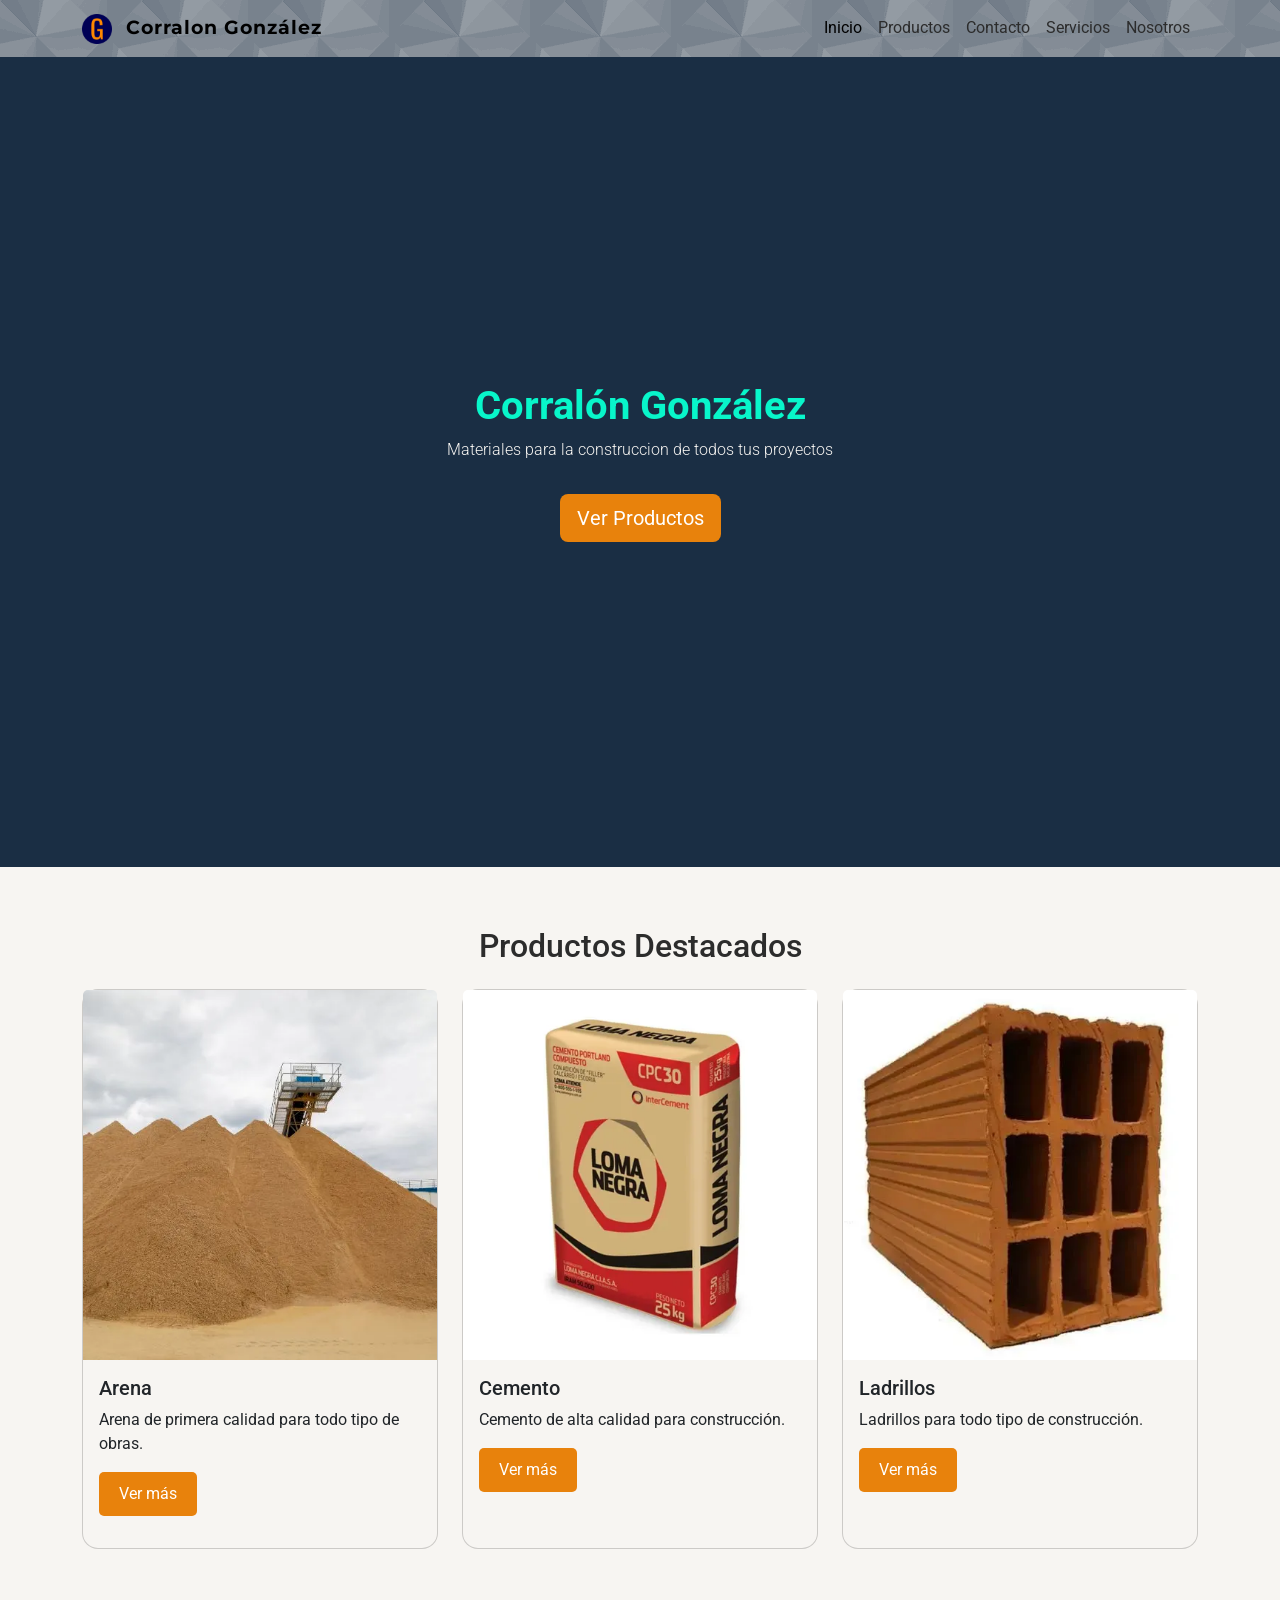
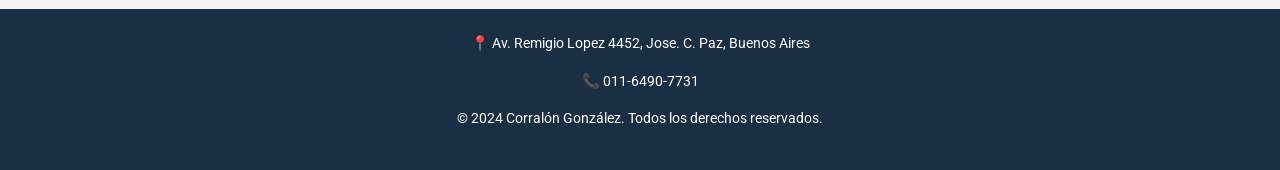
<file: index.html>
<!DOCTYPE html>
<html lang="es">

<head>
    <meta charset="UTF-8">
    <meta name="viewport" content="width=device-width, initial-scale=1.0">
    <meta name="description"
        content="Corralón González - Materiales de construcción en José C. Paz. Arena, cemento, ladrillos y más.">
    <meta name="keywords" content="corralon, materiales construccion, jose c paz, arena, cemento, ladrillos">
    <meta name="author" content="Corralón González">
    <meta name="theme-color" content="#1a2e44">

    <meta property="og:title" content="Corralón González">
    <meta property="og:description" content="Materiales de construcción en José C. Paz">
    <meta property="og:type" content="website">
    <meta property="og:image" content="./assets/imagenes/local.webp">
    <meta property="og:url" content="https://corralongonzalez.netlify.app">
    <link href="https://cdn.jsdelivr.net/npm/bootstrap@5.3.3/dist/css/bootstrap.min.css" rel="stylesheet">
    <link rel="stylesheet" href="./css/styles.css">
    <link href="https://fonts.googleapis.com/css2?family=Roboto:wght@400;600;700&display=swap" rel="stylesheet">
    <link href="https://fonts.googleapis.com/css2?family=Montserrat:wght@700;800&family=Roboto:wght@400;600;700&display=swap" rel="stylesheet">
    <link rel="stylesheet" href="https://unpkg.com/aos@2.3.1/dist/aos.css" />
    <link rel="apple-touch-icon" sizes="180x180" href="./assets/iconos/apple-touch-icon.png">
    <link rel="icon" type="image/png" sizes="32x32" href="./assets/iconos/favicon-32x32.png">
    <link rel="icon" type="image/png" sizes="16x16" href="./assets/iconos/favicon-16x16.png">
    <link rel="manifest" href="./assets/iconos/site.webmanifest">
    <title>Corralón González</title>
</head>

<body>
    <nav class="navbar navbar-expand-lg" aria-label="Navegacion Principal">
        <div class="container">
            <a class="navbar-brand fw-bold" href="index.html">
                <img src="./assets/iconos/apple-touch-icon.png" alt="Logo Corralón González" width="30" height="30" class="me-2">
                Corralon González</a>
            <button class="navbar-toggler" type="button" data-bs-toggle="collapse" data-bs-target="#navbarNav"
                aria-controls="navbarNav" aria-expanded="false" aria-label="Desplegar menú de navegación">
                <span class="navbar-toggler-icon"></span>
            </button>
            <div class="collapse navbar-collapse" id="navbarNav">
                <ul class="navbar-nav ms-auto">
                    <li class="nav-item"><a class="nav-link active" href="./index.html" aria-current="page">Inicio</a>
                    </li>
                    <li class="nav-item"><a class="nav-link" href="./pages/Productos.html">Productos</a></li>
                    <li class="nav-item"><a class="nav-link" href="./pages/contacto.html">Contacto</a></li>
                    <li class="nav-item"><a class="nav-link" href="./pages/Servicios.html">Servicios</a></li>
                    <li class="nav-item"><a class="nav-link" href="./pages/nosotros.html">Nosotros</a></li>
                </ul>
            </div>
        </div>
    </nav>
    <section class="hero">
        <div class="container text-center">
            <h1 class="display-4 fw-bold">Corralón González</h1>
            <p class="lead">Materiales para la construccion de todos tus proyectos</p>
            <a href="./pages/productos.html" class="btn btn-lg mt-3">Ver Productos</a>
        </div>
    </section>

    <section class="productos-destacados" aria-labelledby="titulo-destacados">
        <div class="container">
            <h2 id="titulo-destacados" class="text-center mb-4">Productos Destacados</h2>
            <div class="row g-4">

                <div class="col-md-4" data-aos="fade-up" data-aos-delay="0">
                    <div class="card h-100">
                        <img src="./assets/imagenes/arena.webp" class="card-img-top" alt="Arena fina a granel">
                        <div class="card-body">
                            <h5 class="card-title">Arena</h5>
                            <p class="card-text">Arena de primera calidad para todo tipo de obras.</p>
                            <a href="./pages/productos.html" class="btn btn-primary"
                                aria-label="Ver más informacion sobre Arena">Ver más</a>
                        </div>
                    </div>
                </div>

                <div class="col-md-4" data-aos="fade-up" data-aos-delay="200">
                    <div class="card h-100">
                        <img src="./assets/imagenes/cememtoLoma.webp" class="card-img-top"
                            alt=" Bolsa de Cemento Loma Negra de 25kg">
                        <div class="card-body">
                            <h5 class="card-title">Cemento</h5>
                            <p class="card-text">Cemento de alta calidad para construcción.</p>
                            <a href="./pages/productos.html" class="btn btn-primary"
                                aria-label="Ver más informacion sobre Cemento">Ver más</a>
                        </div>
                    </div>
                </div>

                <div class="col-md-4" data-aos="fade-up" data-aos-delay="400">
                    <div class="card h-100">
                        <img src="./assets/imagenes/hueco12-9.webp" class="card-img-top"
                            alt="Ladrillos para todo tipo para obras">
                        <div class="card-body">
                            <h5 class="card-title">Ladrillos</h5>
                            <p class="card-text">Ladrillos para todo tipo de construcción.</p>
                            <a href="./pages/productos.html" class="btn btn-primary"
                                aria-label="Ver más informacion sobre Ladrillos">Ver más</a>
                        </div>
                    </div>
                </div>

            </div>
        </div>
    </section>

    <footer class="footer py-4" role="contentinfo">
        <div class="container text-center">
            <p>
                <span class="visually-hidden">Direccion: Av. Remigio Lopez 4452, Jose C. Paz, Buenos Aires</span>
                <span aria-hidden="true">📍 Av. Remigio Lopez 4452, Jose. C. Paz, Buenos Aires</span>
            </p>
            <p>
                <span class="visually-hidden">Teléfono de contacto: 011-6490-7731</span>
                <span aria-hidden="true">📞 011-6490-7731</span>
            </p>
            <p>© 2024 Corralón González. Todos los derechos reservados.</p>
        </div>
    </footer>

    <script src="https://cdn.jsdelivr.net/npm/bootstrap@5.3.3/dist/js/bootstrap.bundle.min.js"></script>

    <script src="https://unpkg.com/aos@2.3.1/dist/aos.js"></script>
    <script>
        AOS.init({
            duration: 800,
            once: true
        });
    </script>
</body>

</html>
</file>
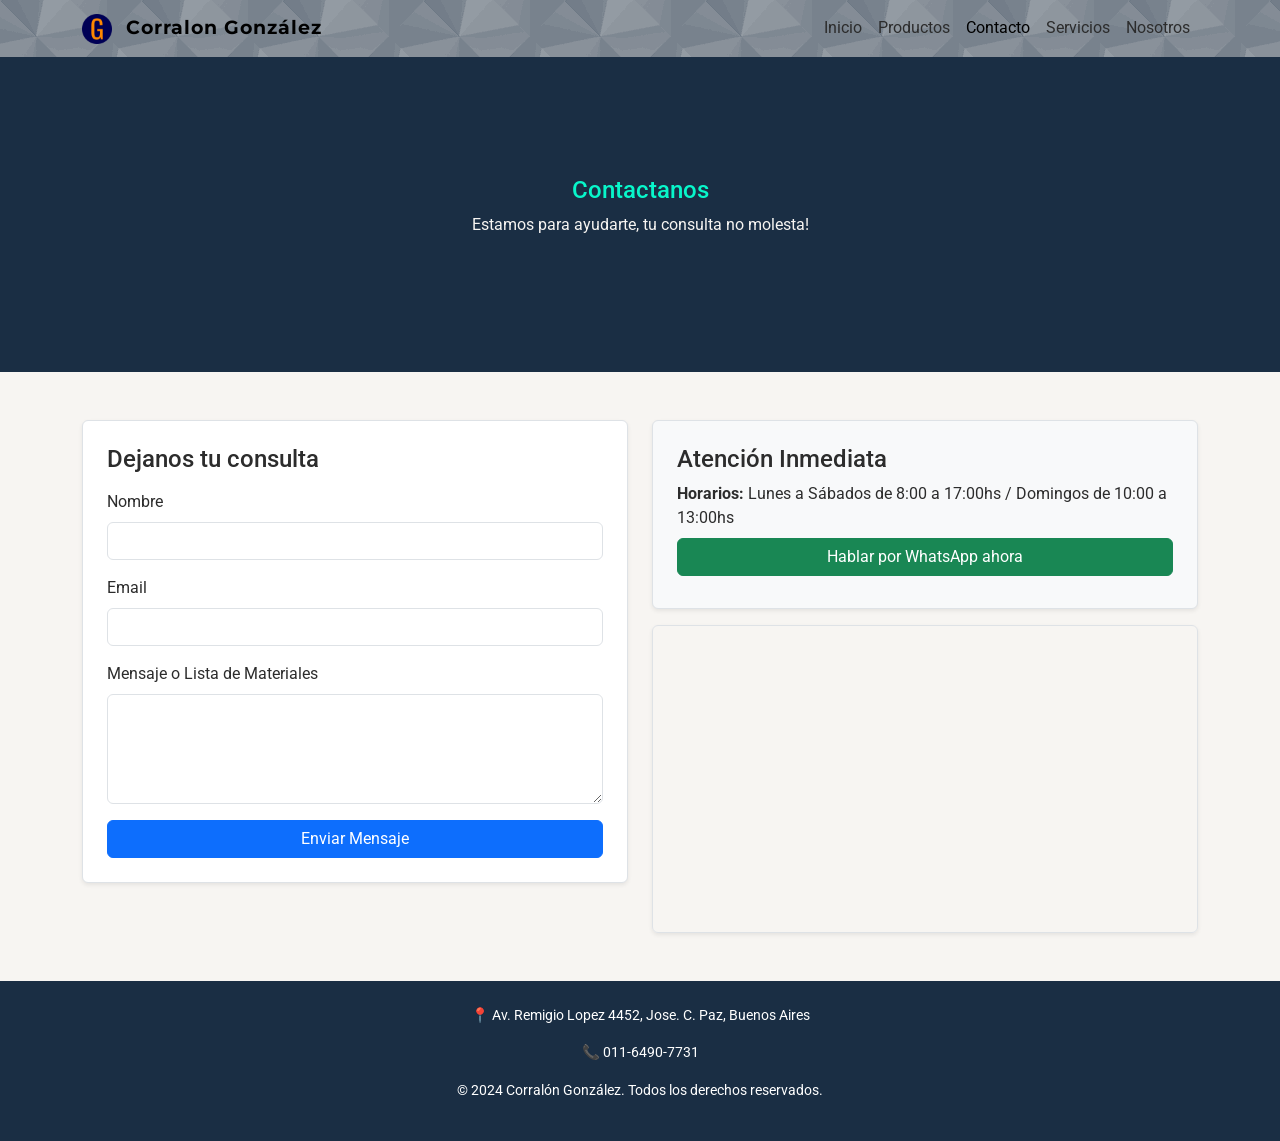
<file: pages/contacto.html>
<!DOCTYPE html>
<html lang="es">

<head>
    <meta charset="UTF-8">
    <meta name="viewport" content="width=device-width, initial-scale=1.0">

    <meta name="keywords" content="corralon, materiales construccion, jose c paz, arena, cemento, ladrillos">
    <meta name="author" content="Corralón González">

    <meta name="description" content="Contacta con Corralon Gonzalez - Envianos tu consulta via WhatsApp.">
    <meta property="og:title" content="Corralón González - Contacto">
    <meta property="og:description" content="Contactanos por WhatsApp o formulario web.">

    <link href="https://cdn.jsdelivr.net/npm/bootstrap@5.3.3/dist/css/bootstrap.min.css" rel="stylesheet">
    <link rel="stylesheet" href="../css/styles.css">
    <link href="https://fonts.googleapis.com/css2?family=Roboto:wght@400;600;700&display=swap" rel="stylesheet">
    <link href="https://fonts.googleapis.com/css2?family=Montserrat:wght@700;800&family=Roboto:wght@400;600;700&display=swap" rel="stylesheet">
    <link rel="apple-touch-icon" sizes="180x180" href="../assets/iconos/apple-touch-icon.png">
    <link rel="icon" type="image/png" sizes="32x32" href="../assets/iconos/favicon-32x32.png">
    <link rel="icon" type="image/png" sizes="16x16" href="../assets/iconos/favicon-16x16.png">
    <link rel="manifest" href="./assets/iconos/site.webmanifest">
    <title>Corralón González - Contacto</title>
</head>

<body>
    <nav class="navbar navbar-expand-lg" aria-label="Navegacion Principal">
        <div class="container">
            <a class="navbar-brand fw-bold" href="../index.html">
                <img src="../assets/iconos/apple-touch-icon.png" alt="Logo Corralón González" width="30" height="30" class="me-2">
                Corralon González</a>
            <button class="navbar-toggler" type="button" data-bs-toggle="collapse" data-bs-target="#navbarNav"
                aria-controls="navbarNav" aria-expanded="false" aria-label="Desplegar menú de navegación">
                <span class="navbar-toggler-icon"></span>
            </button>
            <div class="collapse navbar-collapse" id="navbarNav">
                <ul class="navbar-nav ms-auto">
                    <li class="nav-item"><a class="nav-link" href="../index.html">Inicio</a></li>
                    <li class="nav-item"><a class="nav-link" href="./Productos.html">Productos</a></li>
                    <li class="nav-item"><a class="nav-link active" href="./contacto.html"
                            aria-current="page">Contacto</a></li>
                    <li class="nav-item"><a class="nav-link" href="./Servicios.html">Servicios</a></li>
                    <li class="nav-item"><a class="nav-link" href="./nosotros.html">Nosotros</a></li>
                </ul>
            </div>
        </div>
    </nav>

    <section class="hero-pages">
        <div class="container text-center">
            <h1>Contactanos</h1>
            <p>Estamos para ayudarte, tu consulta no molesta!</p>
        </div>
    </section>

    <main>
        <section class="container my-5">

            <div class="row g-4">
                <div class="col-md-6">
                    <div class="p-4 border rounded shadow-sm bg-white">
                        <h4 class="mb-3">Dejanos tu consulta</h4>
                        <form action="https://formsubmit.co/eliasgonzalez3010@gmail.com" method="POST">
                            <div class="mb-3">
                                <label class="form-label" for="nombre">Nombre</label>
                                <input type="text" id="nombre" autocomplete="name" pattern="[A-Za-záéíóúÁÉÍÓÚñÑ\s]+"
                                    class="form-control" required>
                            </div>
                            <div class="mb-3">
                                <label class="form-label" for="email">Email</label>
                                <input type="email" id="email" autocomplete="email" class="form-control" required>
                            </div>
                            <div class="mb-3">
                                <label class="form-label" for="mensaje">Mensaje o Lista de Materiales</label>
                                <textarea id="mensaje" minlength="10" class="form-control" rows="4" required></textarea>
                            </div>

                            <input type="hidden" name="_captcha" value="false">

                            <input type="hidden" name="_subject" value="¡Nueva consulta desde la Web del Corralón!">
                            <button type="submit" class="btn btn-primary w-100">Enviar Mensaje</button>
                        </form>
                    </div>
                </div>

                <div class="col-md-6 d-flex flex-column justify-content-between">
                    <div class="p-4 border rounded shadow-sm bg-light mb-3">
                        <h4>Atención Inmediata</h4>
                        <p class="mb-2"><strong>Horarios:</strong> Lunes a Sábados de 8:00 a 17:00hs / Domingos de 10:00
                            a
                            13:00hs</p>
                        <a href="https://wa.me/541164907731" class="btn btn-success w-100 mb-2" target="_blank"
                            aria-label="Hablar por WhatsApp ahora">
                            Hablar por WhatsApp ahora
                        </a>
                    </div>

                    <div class="ratio ratio-16x9 border rounded shadow-sm overflow-hidden">
                        <iframe src="https://www.google.com/maps/embed?..." title="Ubicacion de Corralón Gonzalez"
                            allowfullscreen="" loading="lazy"></iframe>
                    </div>
                </div>
            </div>
        </section>
    </main>

    <footer class="footer py-4" role="contentinfo">
        <div class="container text-center">
            <p>
                <span class="visually-hidden">Dirección: Av. Remigio Lopez 4452, Jose C. Paz, Buenos Aires</span>
                <span aria-hidden="true">📍 Av. Remigio Lopez 4452, Jose. C. Paz, Buenos Aires</span>
            </p>
            <p>
                <span class="visually-hidden">Teléfono de contacto: 011-6490-7731</span>
                <span aria-hidden="true">📞 011-6490-7731</span>
            </p>
            <p>© 2024 Corralón González. Todos los derechos reservados.</p>
        </div>
    </footer>

    <script src="https://cdn.jsdelivr.net/npm/bootstrap@5.3.3/dist/js/bootstrap.bundle.min.js"></script>
</body>

</html>
</file>
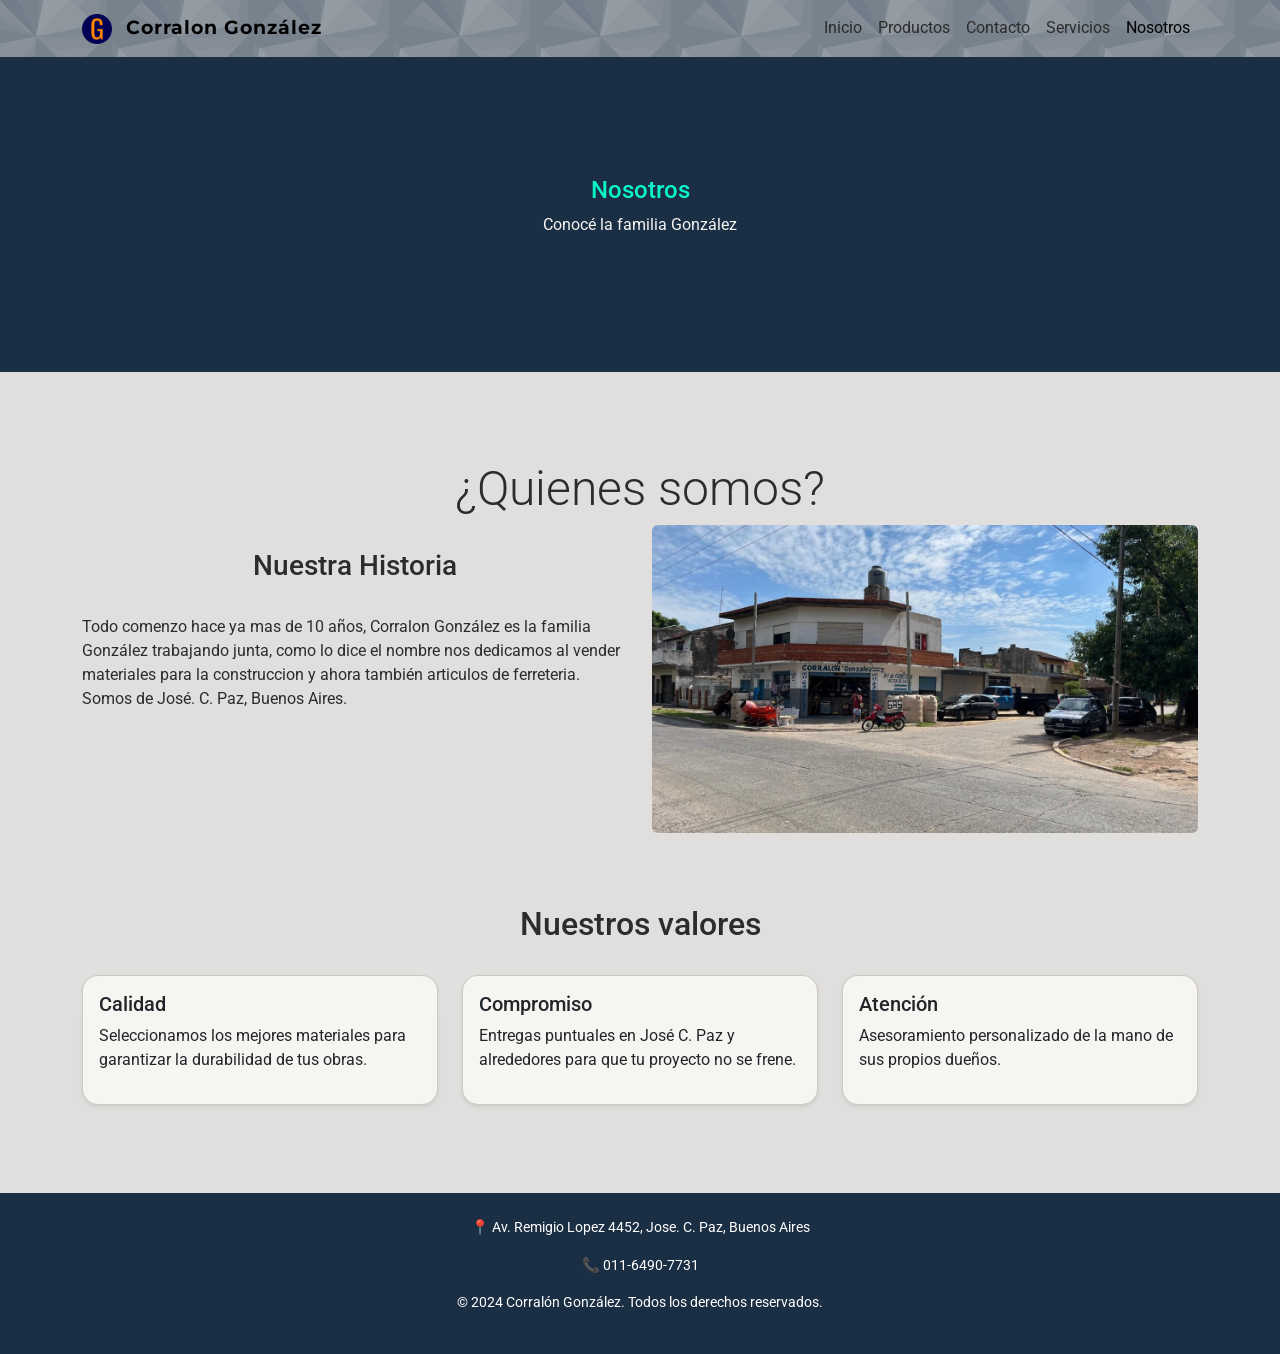
<file: pages/nosotros.html>
<!DOCTYPE html>
<html lang="es">

<head>
    <meta charset="UTF-8">
    <meta name="viewport" content="width=device-width, initial-scale=1.0">

    <meta name="keywords" content="corralon, materiales construccion, jose c paz, arena, cemento, ladrillos">
    <meta name="author" content="Corralón González">

    <meta name="description"
        content="Conocé a la familia Gonzalez, mas de 10 años vendiendo materiales para la construccions en Jose C. Paz.">
    <meta property="og:title" content="Corralón González - Nosotros">
    <meta property="og:description" content="Nuestra familia con mas de 10 años de experiencia en el rubro.">

    <link href="https://cdn.jsdelivr.net/npm/bootstrap@5.3.3/dist/css/bootstrap.min.css" rel="stylesheet">
    <link rel="stylesheet" href="../css/styles.css">
    <link href="https://fonts.googleapis.com/css2?family=Roboto:wght@400;600;700&display=swap" rel="stylesheet">
    <link href="https://fonts.googleapis.com/css2?family=Montserrat:wght@700;800&family=Roboto:wght@400;600;700&display=swap" rel="stylesheet">
    <link rel="apple-touch-icon" sizes="180x180" href="../assets/iconos/apple-touch-icon.png">
    <link rel="icon" type="image/png" sizes="32x32" href="../assets/iconos/favicon-32x32.png">
    <link rel="icon" type="image/png" sizes="16x16" href="../assets/iconos/favicon-16x16.png">
    <link rel="manifest" href="./assets/iconos/site.webmanifest">
    <title>Corralón González - Nosotros</title>
</head>

<body>
    <nav class="navbar navbar-expand-lg" aria-label="Navegacion Principal">
        <div class="container">
            <a class="navbar-brand fw-bold" href="../index.html">
                <img src="../assets/iconos/apple-touch-icon.png" alt="Logo Corralón González" width="30" height="30" class="me-2">
                Corralon González</a>
            <button class="navbar-toggler" type="button" data-bs-toggle="collapse" data-bs-target="#navbarNav"
                aria-controls="navbarNav" aria-expanded="false" aria-label="Desplegar menú de navegación">
                <span class="navbar-toggler-icon"></span>
            </button>
            <div class="collapse navbar-collapse" id="navbarNav">
                <ul class="navbar-nav ms-auto">
                    <li class="nav-item"><a class="nav-link" href="../index.html">Inicio</a></li>
                    <li class="nav-item"><a class="nav-link" href="./Productos.html">Productos</a></li>
                    <li class="nav-item"><a class="nav-link" href="./contacto.html">Contacto</a></li>
                    <li class="nav-item"><a class="nav-link" href="./Servicios.html">Servicios</a></li>
                    <li class="nav-item"><a class="nav-link active" href="./nosotros.html"
                            aria-current="page">Nosotros</a></li>
                </ul>
            </div>
        </div>
    </nav>

    <section class="hero-pages">
        <div class="container text-center">
            <h1>Nosotros</h1>
            <p>Conocé la familia González</p>
        </div>
    </section>

    <main aria-label="informacion sobre la empresa">
        <section class="nosotros bg-dark bg-opacity-10">
            <div class="container py-5">
                <h2 class="display-5 text-center">¿Quienes somos?</h2>
                <div class="row g-4">

                    <div class="col-md-6">
                        <h3 class="texto text-center py-4">Nuestra Historia</h3>
                        <p>Todo comenzo hace ya mas de 10 años, Corralon González es la familia González
                            trabajando junta, como lo dice el nombre nos dedicamos al vender materiales para la
                            construccion y ahora también articulos de ferreteria. Somos de José. C. Paz, Buenos Aires.
                        </p>
                    </div>

                    <div class="col-md-6">
                        <img src="../assets/imagenes/local.webp" class=" foto-corralon img-fluid rounded"
                            alt="Frente del local de Corralon González">
                    </div>

                </div>
            </div>

            <div class="container pb-5">
                <h2 class="texto text-center py-4">Nuestros valores</h2>
                <div class="row g-4">

                    <div class="col-md-4">
                        <div class="card h-100 shadow-sm">
                            <div class="card-body">
                                <h5 class="card-title">Calidad</h5>
                                <p class="card-text">Seleccionamos los mejores materiales para garantizar la durabilidad
                                    de tus obras.</p>
                            </div>
                        </div>
                    </div>

                    <div class="col-md-4">
                        <div class="card h-100 shadow-sm">
                            <div class="card-body">
                                <h5 class="card-title">Compromiso</h5>
                                <p class="card-text">Entregas puntuales en José C. Paz y alrededores para que tu
                                    proyecto no se frene.</p>
                            </div>
                        </div>
                    </div>

                    <div class="col-md-4">
                        <div class="card h-100 shadow-sm">
                            <div class="card-body">
                                <h5 class="card-title">Atención</h5>
                                <p class="card-text">Asesoramiento personalizado de la mano de sus propios dueños.</p>
                            </div>
                        </div>
                    </div>
                </div>
            </div>
        </section>
    </main>

    <footer class="footer py-4" role="contentinfo">
        <div class="container text-center">
            <p>
                <span class="visually-hidden">Dirección: Av. Remigio Lopez 4452, Jose C. Paz, Buenos Aires</span>
                <span aria-hidden="true">📍 Av. Remigio Lopez 4452, Jose. C. Paz, Buenos Aires</span>
            </p>
            <p>
                <span class="visually-hidden">Teléfono de contacto: 011-6490-7731</span>
                <span aria-hidden="true">📞 011-6490-7731</span>
            </p>
            <p>© 2024 Corralón González. Todos los derechos reservados.</p>
        </div>
    </footer>

    <script src="https://cdn.jsdelivr.net/npm/bootstrap@5.3.3/dist/js/bootstrap.bundle.min.js"></script>
</body>

</html>
</file>
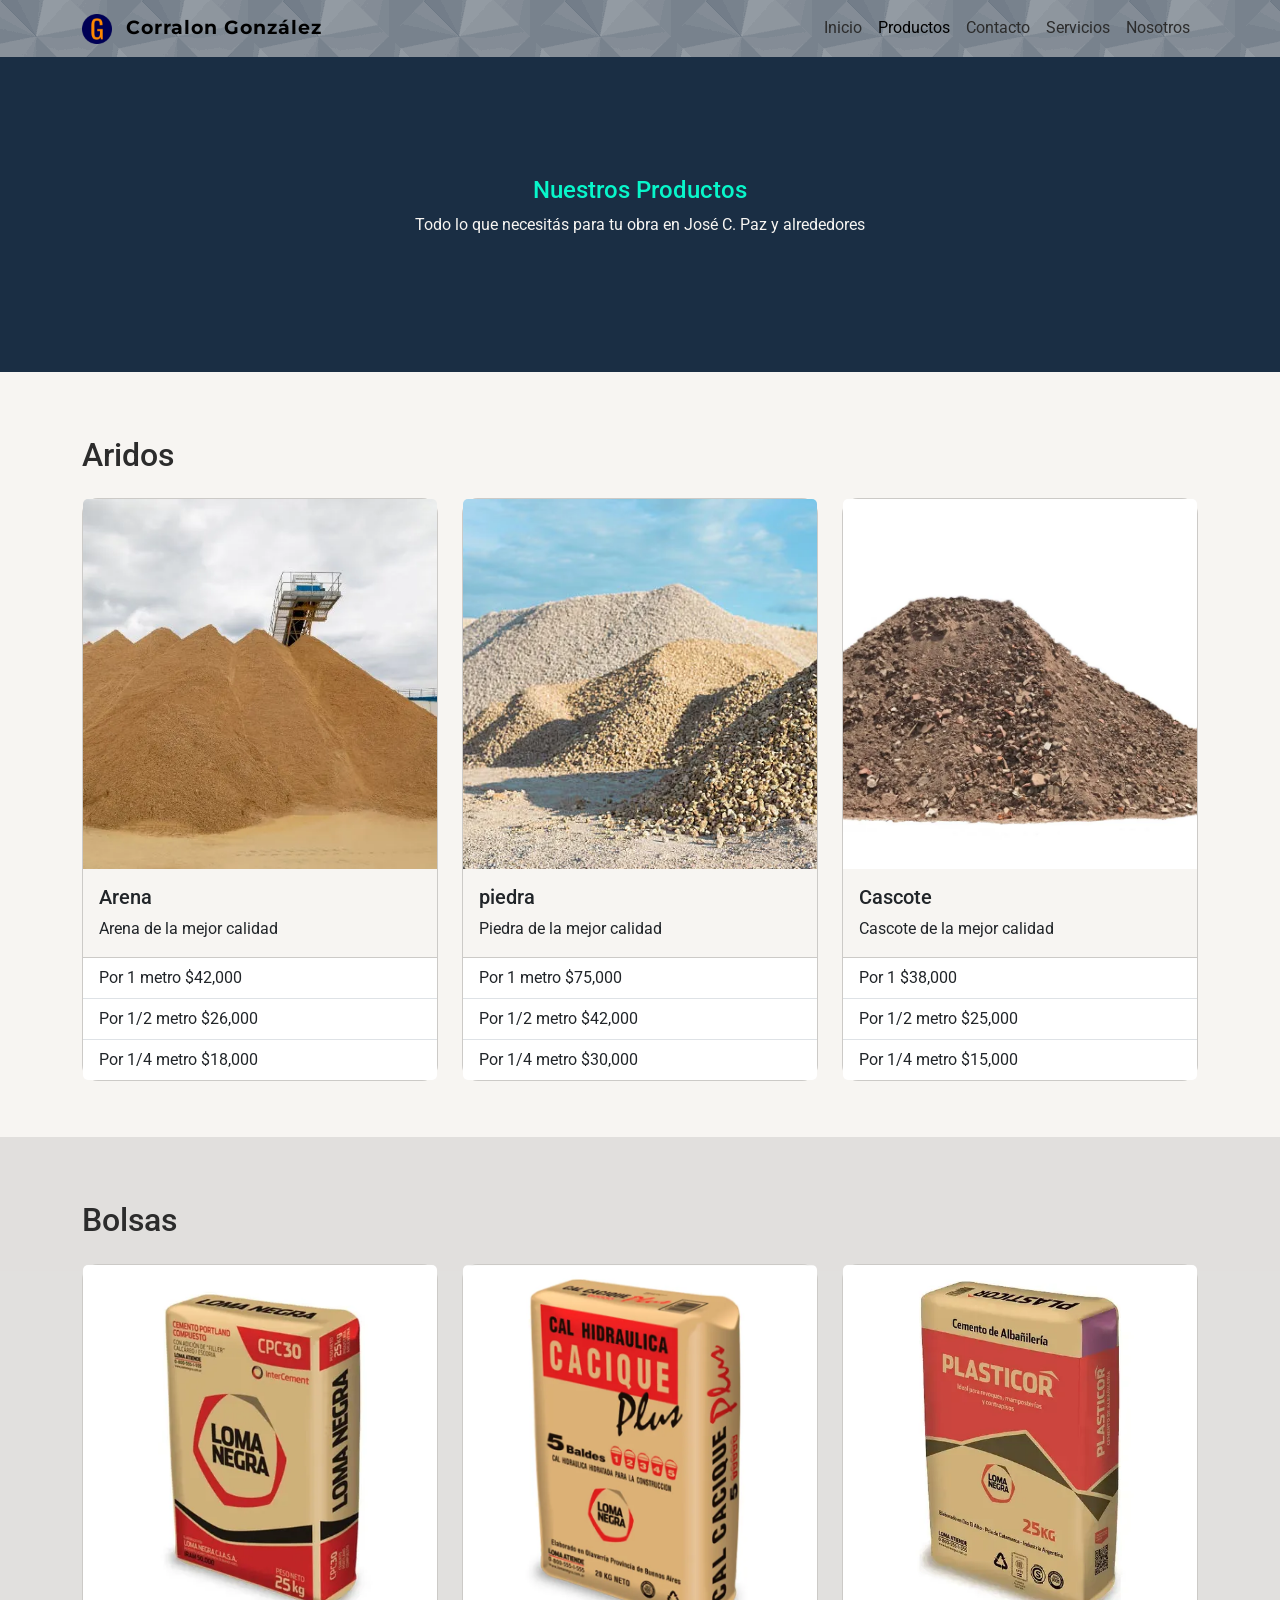
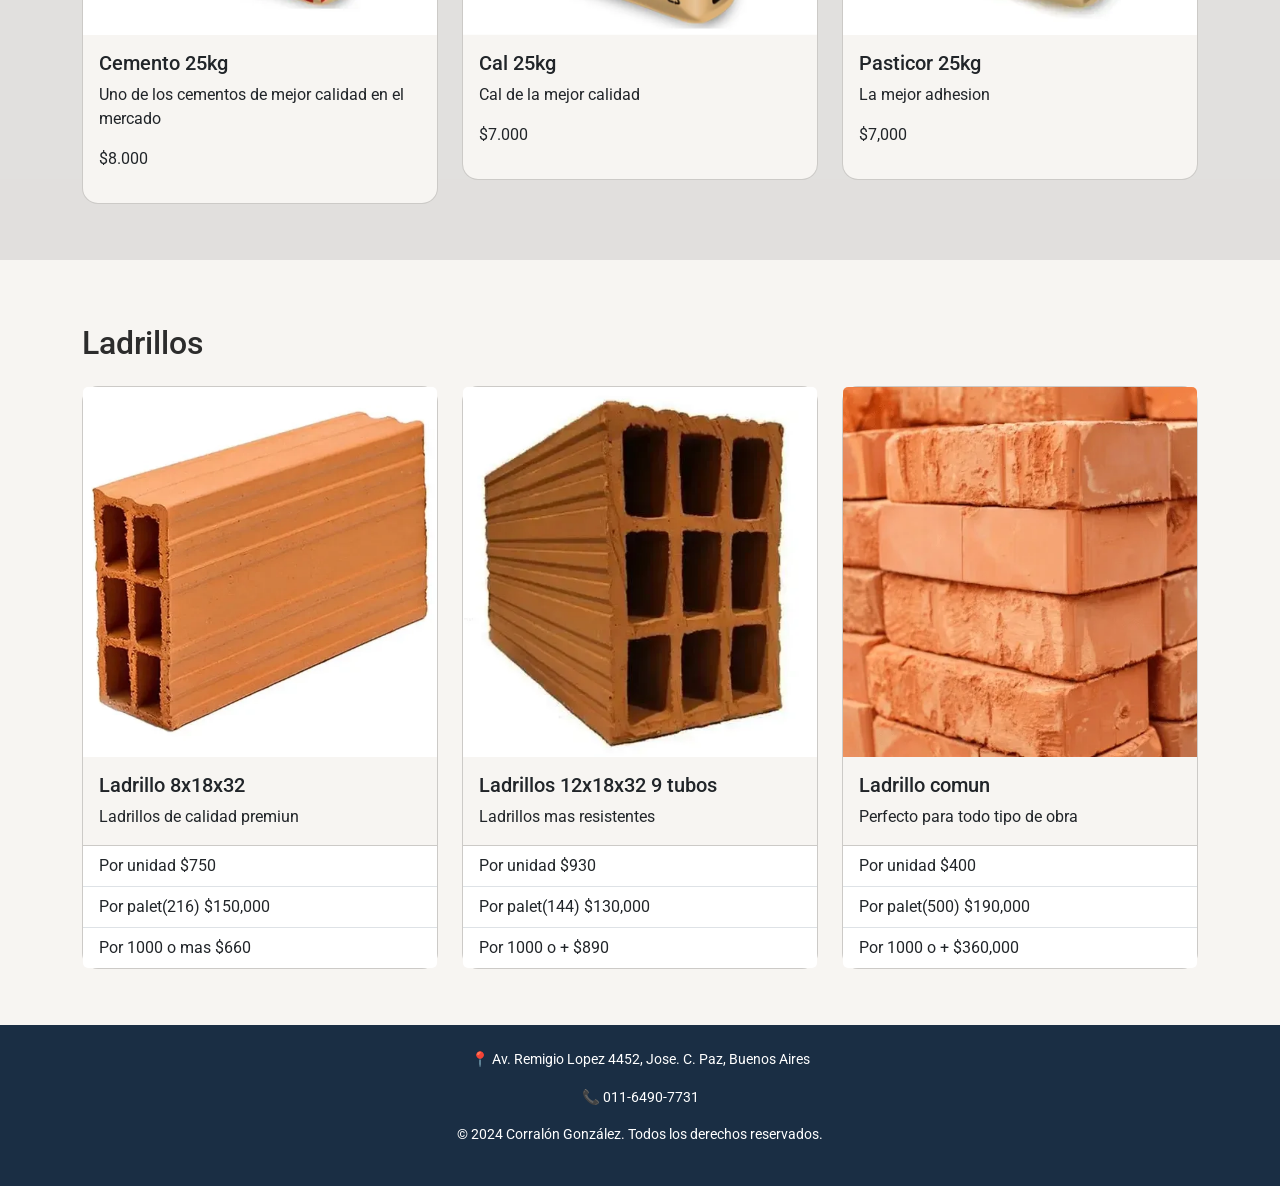
<file: pages/productos.html>
<!DOCTYPE html>
<html lang="es">

<head>
    <meta charset="UTF-8">
    <meta name="viewport" content="width=device-width, initial-scale=1.0">

    <meta name="keywords" content="corralon, materiales construccion, jose c paz, arena, cemento, ladrillos">
    <meta name="author" content="Corralón González">

    <meta name="description"
        content="Nuestros productos - Arena, Piedra, Cascote, Cemento, Cal y mas a los mejores precios.">
    <meta property="og:title" content="Corralón González - Productos">
    <meta property="og:description" content="Arena, Cemento, Cal, Piedra, Cascote y mas en Jose C. Paz.">

    <link href="https://cdn.jsdelivr.net/npm/bootstrap@5.3.3/dist/css/bootstrap.min.css" rel="stylesheet">
    <link rel="stylesheet" href="../css/styles.css">
    <link href="https://fonts.googleapis.com/css2?family=Roboto:wght@400;600;700&display=swap" rel="stylesheet">
    <link href="https://fonts.googleapis.com/css2?family=Montserrat:wght@700;800&family=Roboto:wght@400;600;700&display=swap" rel="stylesheet">
    <link rel="apple-touch-icon" sizes="180x180" href="../assets/iconos/apple-touch-icon.png">
    <link rel="icon" type="image/png" sizes="32x32" href="../assets/iconos/favicon-32x32.png">
    <link rel="icon" type="image/png" sizes="16x16" href="../assets/iconos/favicon-16x16.png">
    <link rel="manifest" href="./assets/iconos/site.webmanifest">
    <title>Corralón González - Productos</title>
</head>

<body>
    <nav class="navbar navbar-expand-lg" aria-label="Navegacion Principal">
        <div class="container">
            <a class="navbar-brand fw-bold" href="../index.html">
                <img src="../assets/iconos/apple-touch-icon.png" alt="Logo Corralón González" width="30" height="30" class="me-2">
                Corralon González</a>
            <button class="navbar-toggler" type="button" data-bs-toggle="collapse" data-bs-target="#navbarNav"
                aria-controls="navbarNav" aria-expanded="false" aria-label="Desplegar menú de navegación">
                <span class="navbar-toggler-icon"></span>
            </button>
            <div class="collapse navbar-collapse" id="navbarNav">
                <ul class="navbar-nav ms-auto">
                    <li class="nav-item"><a class="nav-link" href="../index.html">Inicio</a></li>
                    <li class="nav-item"><a class="nav-link active" href="./Productos.html"
                            aria-current="page">Productos</a></li>
                    <li class="nav-item"><a class="nav-link" href="./contacto.html">Contacto</a></li>
                    <li class="nav-item"><a class="nav-link" href="./Servicios.html">Servicios</a></li>
                    <li class="nav-item"><a class="nav-link" href="./nosotros.html">Nosotros</a></li>
                </ul>
            </div>
        </div>
    </nav>
    <section class="hero-pages">
        <div class="container text-center">
            <h1>Nuestros Productos</h1>
            <p>Todo lo que necesitás para tu obra en José C. Paz y alrededores</p>
        </div>
    </section>

    <main aria-label="Listado de productos">
        <section class="Aridos" aria-labelledby="titulo-aridos">
            <div class="container">
                <h2 id="titulo-aridos" class="pt-4 mb-4">Aridos</h2>
                <div class="row g-4">

                    <div class="col-md-4">
                        <div class="card">
                            <img src="../assets/imagenes/arena.webp" class="card-img-top" alt="Arena fina a granel">
                            <div class="card-body">
                                <h5 class="card-title">Arena</h5>
                                <p class="card-text">Arena de la mejor calidad</p>
                            </div>
                            <ul class="list-group list-group-flush">
                                <li class="list-group-item">Por 1 metro $42,000</li>
                                <li class="list-group-item">Por 1/2 metro $26,000</li>
                                <li class="list-group-item">Por 1/4 metro $18,000</li>
                            </ul>
                        </div>
                    </div>

                    <div class="col-md-4">
                        <div class="card">
                            <img src="../assets/imagenes/piedras.webp" class="card-img-top"
                                alt="Piedra azulada mediana">
                            <div class="card-body">
                                <h5 class="card-title">piedra</h5>
                                <p class="card-text">Piedra de la mejor calidad</p>
                            </div>
                            <ul class="list-group list-group-flush">
                                <li class="list-group-item">Por 1 metro $75,000 </li>
                                <li class="list-group-item">Por 1/2 metro $42,000</li>
                                <li class="list-group-item">Por 1/4 metro $30,000</li>
                            </ul>
                        </div>
                    </div>

                    <div class="col-md-4">
                        <div class="card">
                            <img src="../assets/imagenes/cascote.webp" class="card-img-top"
                                alt="Cascote picado sin residuos">
                            <div class="card-body">
                                <h5 class="card-title">Cascote</h5>
                                <p class="card-text">Cascote de la mejor calidad</p>
                            </div>
                            <ul class="list-group list-group-flush">
                                <li class="list-group-item">Por 1 $38,000</li>
                                <li class="list-group-item">Por 1/2 metro $25,000 </li>
                                <li class="list-group-item">Por 1/4 metro $15,000</li>
                            </ul>
                        </div>
                    </div>

                </div>
            </div>
        </section>

        <section class="Bolsas bg-dark bg-opacity-10" aria-labelledby="titulo-bolsas">
            <div class="container">
                <h2 id="titulo-bolsas" class="pt-4 mb-4">Bolsas</h2>
                <div class="row g-4">

                    <div class="col-md-4">
                        <div class="card">
                            <img src="../assets/imagenes/cememtoLoma.webp" class="card-img-top"
                                alt="Bolsa de Cemento loma negra de 25kg">
                            <div class="card-body">
                                <h5 class="card-title">Cemento 25kg</h5>
                                <p class="card-text">Uno de los cementos de mejor calidad en el mercado</p>
                                <p class="precio">$8.000</p>
                            </div>
                        </div>
                    </div>

                    <div class="col-md-4">
                        <div class="card">
                            <img src="../assets/imagenes/calCacique.webp" class="card-img-top"
                                alt="Bolsa de Cal hidrat de 25kg">
                            <div class="card-body">
                                <h5 class="card-title">Cal 25kg</h5>
                                <p class="card-text">Cal de la mejor calidad</p>
                                <p class="precio">$7.000</p>
                            </div>
                        </div>
                    </div>

                    <div class="col-md-4">
                        <div class="card">
                            <img src="../assets/imagenes/plasticor.webp" class="card-img-top"
                                alt="Bolsa de Plasticor de 25kg">
                            <div class="card-body">
                                <h5 class="card-title">Pasticor 25kg</h5>
                                <p class="card-text">La mejor adhesion</p>
                                <p class="precio">$7,000</p>
                            </div>
                        </div>
                    </div>

                </div>
            </div>
        </section>

        <section class="Ladrillos" aria-labelledby="titulo-ladrillos">
            <div class="container">
                <h2 id="titulo-ladrillos" class="pt-4 mb-4">Ladrillos</h2>
                <div class="row g-4">

                    <div class="col-md-4">
                        <div class="card">
                            <img src="../assets/imagenes/hueco8.webp" class="card-img-top" alt="Ladrillo de 8x18x32">
                            <div class="card-body">
                                <h5 class="card-title">Ladrillo 8x18x32</h5>
                                <p class="card-text">Ladrillos de calidad premiun</p>
                            </div>
                            <ul class="list-group list-group-flush">
                                <li class="list-group-item">Por unidad $750</li>
                                <li class="list-group-item">Por palet(216) $150,000</li>
                                <li class="list-group-item">Por 1000 o mas $660</li>
                            </ul>
                        </div>
                    </div>

                    <div class="col-md-4">
                        <div class="card">
                            <img src="../assets/imagenes/hueco12-9.webp" class="card-img-top"
                                alt="Ladrillo de 12x18x32 de 9 agujeros">
                            <div class="card-body">
                                <h5 class="card-title">Ladrillos 12x18x32 9 tubos</h5>
                                <p class="card-text">Ladrillos mas resistentes</p>
                            </div>
                            <ul class="list-group list-group-flush">
                                <li class="list-group-item">Por unidad $930</li>
                                <li class="list-group-item">Por palet(144) $130,000</li>
                                <li class="list-group-item">Por 1000 o + $890</li>
                            </ul>
                        </div>
                    </div>

                    <div class="col-md-4">
                        <div class="card">
                            <img src="../assets/imagenes/ladrilloComun.webp" class="card-img-top"
                                alt="Ladrillo comun de 10x5x20">
                            <div class="card-body">
                                <h5 class="card-title">Ladrillo comun</h5>
                                <p class="card-text">Perfecto para todo tipo de obra</p>
                            </div>
                            <ul class="list-group list-group-flush">
                                <li class="list-group-item">Por unidad $400</li>
                                <li class="list-group-item">Por palet(500) $190,000</li>
                                <li class="list-group-item">Por 1000 o + $360,000</li>
                            </ul>
                        </div>
                    </div>

                </div>
            </div>
        </section>

    </main>

    <footer class="footer py-4" role="contentinfo">
        <div class="container text-center">
            <p>
                <span class="visually-hidden">Dirección: Av. Remigio Lopez 4452, Jose C. Paz, Buenos Aires</span>
                <span aria-hidden="true">📍 Av. Remigio Lopez 4452, Jose. C. Paz, Buenos Aires</span>
            </p>
            <p>
                <span class="visually-hidden">Teléfono de contacto: 011-6490-7731</span>
                <span aria-hidden="true">📞 011-6490-7731</span>
            </p>
            <p>© 2024 Corralón González. Todos los derechos reservados.</p>
        </div>
    </footer>

    <script src="https://cdn.jsdelivr.net/npm/bootstrap@5.3.3/dist/js/bootstrap.bundle.min.js"></script>
</body>

</html>
</file>
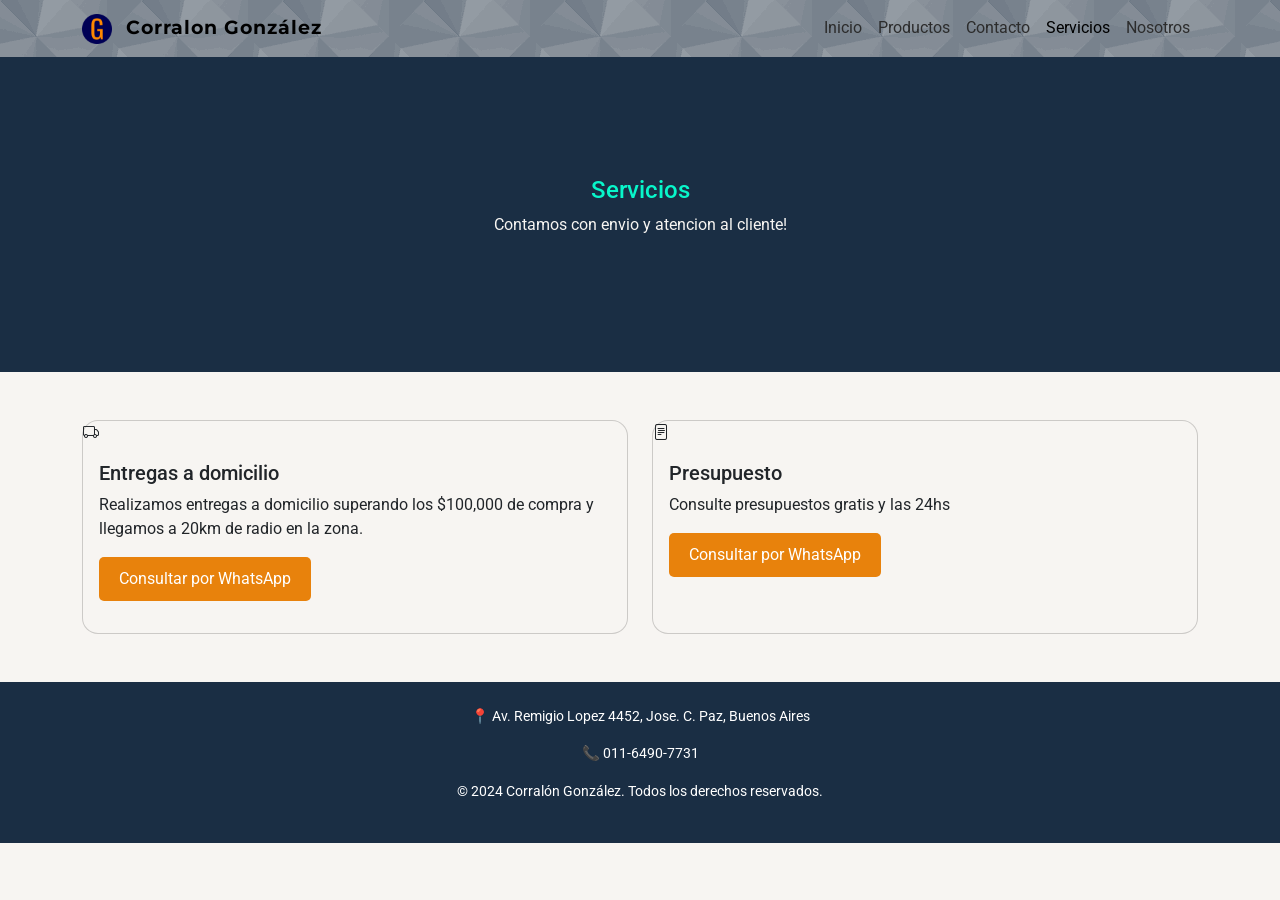
<file: pages/servicios.html>
<!DOCTYPE html>
<html lang="es">

<head>
    <meta charset="UTF-8">
    <meta name="viewport" content="width=device-width, initial-scale=1.0">

    <meta name="keywords" content="corralon, materiales construccion, jose c paz, arena, cemento, ladrillos">
    <meta name="author" content="Corralón González">

    <meta name="description"
        content="Servicios de Corralon Gonzalez - Ofrecemos envios y presupuestos gratis, en Jose C. Paz y alrededores">
    <meta property="og:title" content="Corralón González - Servicios">
    <meta property="og:description" content="Entregas a domicilio y envios gratis las 24hs.">

    <link rel="stylesheet" href="https://cdn.jsdelivr.net/npm/bootstrap-icons@1.11.3/font/bootstrap-icons.css">
    <link href="https://cdn.jsdelivr.net/npm/bootstrap@5.3.3/dist/css/bootstrap.min.css" rel="stylesheet">
    <link rel="stylesheet" href="../css/styles.css">
    <link href="https://fonts.googleapis.com/css2?family=Roboto:wght@400;600;700&display=swap" rel="stylesheet">
    <link href="https://fonts.googleapis.com/css2?family=Montserrat:wght@700;800&family=Roboto:wght@400;600;700&display=swap" rel="stylesheet">
    <link rel="apple-touch-icon" sizes="180x180" href="../assets/iconos/apple-touch-icon.png">
    <link rel="icon" type="image/png" sizes="32x32" href="../assets/iconos/favicon-32x32.png">
    <link rel="icon" type="image/png" sizes="16x16" href="../assets/iconos/favicon-16x16.png">
    <link rel="manifest" href="./assets/iconos/site.webmanifest">
    <title>Corralón González - Servicios</title>
</head>

<body>
    <nav class="navbar navbar-expand-lg" aria-label="Navegacion Principal">
        <div class="container">
            <a class="navbar-brand fw-bold" href="../index.html">
                <img src="../assets/iconos/apple-touch-icon.png" alt="Logo Corralón González" width="30" height="30" class="me-2">
                Corralon González</a>
            <button class="navbar-toggler" type="button" data-bs-toggle="collapse" data-bs-target="#navbarNav"
                aria-controls="navbarNav" aria-expanded="false" aria-label="Desplegar menú de navegación">
                <span class="navbar-toggler-icon"></span>
            </button>
            <div class="collapse navbar-collapse" id="navbarNav">
                <ul class="navbar-nav ms-auto">
                    <li class="nav-item"><a class="nav-link" href="../index.html">Inicio</a></li>
                    <li class="nav-item"><a class="nav-link" href="./Productos.html">Productos</a></li>
                    <li class="nav-item"><a class="nav-link" href="./contacto.html">Contacto</a></li>
                    <li class="nav-item"><a class="nav-link active" href="./Servicios.html"
                            aria-current="page">Servicios</a></li>
                    <li class="nav-item"><a class="nav-link" href="./nosotros.html">Nosotros</a></li>
                </ul>
            </div>
        </div>
    </nav>

    <section class="hero-pages">
        <div class="container text-center">
            <h1>Servicios</h1>
            <p>Contamos con envio y atencion al cliente!</p>
        </div>
    </section>

    <main aria-label="Servicios del corralon">
        <section class="servicios">
            <div class="container mt-5 pb-5">
                <div class="row g-4">

                    <div class="col-md-6">
                        <div class="card h-100">
                            <i class="bi bi-truck" aria-hidden="true"></i>
                            <div class="card-body">
                                <h5 class="card-title">Entregas a domicilio</h5>
                                <p class="card-text">Realizamos entregas a domicilio superando los $100,000 de compra y
                                    llegamos a 20km de radio en la zona.</p>
                                <a href="https://wa.me/541164907731?text=Hola!%20Quería%20consultar%20por%20las%20entregas%20a%20domicilio"
                                    target="_blank"
                                    aria-label="Consultar por WhatsApp sobre entregas a domicilio, se abre en nueva pestaña"
                                    class="btn btn-primary">Consultar por WhatsApp</a>
                            </div>
                        </div>
                    </div>

                    <div class="col-md-6">
                        <div class="card h-100">
                            <i class="bi-file-text" aria-hidden="true"></i>
                            <div class="card-body">
                                <h5 class="card-title">Presupuesto</h5>
                                <p class="card-text"> Consulte presupuestos gratis y las 24hs</p>
                                <a href="https://wa.me/541164907731?text=Hola!%20Quería%20solicitar%20un%20presupuesto"
                                    target="_blank"
                                    aria-label="Consultar por WhatsApp sobre presupuestos, se abre en nueva pestaña"
                                    class="btn btn-primary">Consultar por WhatsApp</a>
                            </div>
                        </div>
                    </div>

                </div>
            </div>
        </section>
    </main>

    <footer class="footer py-4" role="contentinfo">
        <div class="container text-center">
            <p>
                <span class="visually-hidden">Dirección: Av. Remigio Lopez 4452, Jose C. Paz, Buenos Aires</span>
                <span aria-hidden="true">📍 Av. Remigio Lopez 4452, Jose. C. Paz, Buenos Aires</span>
            </p>
            <p>
                <span class="visually-hidden">Teléfono de contacto: 011-6490-7731</span>
                <span aria-hidden="true">📞 011-6490-7731</span>
            </p>
            <p>© 2024 Corralón González. Todos los derechos reservados.</p>
        </div>
    </footer>

    <script src="https://cdn.jsdelivr.net/npm/bootstrap@5.3.3/dist/js/bootstrap.bundle.min.js"></script>
</body>

</html>
</file>
<file: css/styles.css>
@keyframes hero {
  0% {
    opacity: 0;
    transform: translateY(30px);
  }
  50% {
    opacity: 0.5;
    transform: translateY(15px);
  }
  100% {
    opacity: 1;
    transform: translateY(0px);
  }
}
@keyframes fadeIn {
  0% {
    opacity: 0;
  }
  50% {
    opacity: 0.5;
  }
  100% {
    opacity: 1;
  }
}
@keyframes pulso {
  0% {
    scale: 1;
  }
  50% {
    scale: 1.05;
  }
  100% {
    scale: 1;
  }
}
.hero, .hero-pages {
  background-color: #1a2e44;
  display: flex;
  justify-content: center;
  align-items: center;
  flex-direction: column;
}

footer {
  background-color: #1a2e44;
  color: white;
  display: flex;
  justify-content: center;
  align-items: center;
  flex-direction: column;
}

.hero-pages {
  min-height: 35vh;
  display: flex;
  justify-content: center;
  align-items: center;
  flex-direction: column;
}
.hero-pages h1 {
  color: #08f6ca;
  animation: hero 1s ease-out forwards;
}
.hero-pages p {
  color: #f7f5f2;
  animation: hero 1.2s ease-out forwards;
}
.hero-pages .btn {
  background-color: #e8820c !important;
  color: white !important;
}
.hero-pages .btn:hover {
  background-color: rgb(183.5081967213, 102.8278688525, 9.4918032787) !important;
}
.hero-pages .btn {
  animation: pulso 2s ease-in-out infinite;
}

.hero {
  min-height: 90vh;
  display: flex;
  justify-content: center;
  align-items: center;
  flex-direction: column;
}
.hero h1 {
  color: #08f6ca;
  animation: hero 1s ease-out forwards;
}
.hero p {
  color: #f7f5f2;
  animation: hero 1.2s ease-out forwards;
}
.hero .btn {
  background-color: #e8820c !important;
  color: white !important;
  animation: pulso 2s ease-in-out infinite;
}
.hero .btn:hover {
  background-color: #c96e0a !important;
}

body {
  background-color: #f7f5f2;
  color: #2c2c2c;
  font-family: "roboto", sans-serif;
}

.navbar {
  background-color: #1a2e44;
  background-image: url("../assets/texturas/diagmonds-light.png");
}
.navbar .nav-link {
  color: #2c2c2c;
  transition: color 0.3s ease;
}
.navbar .nav-link:hover {
  color: #e8820c;
}

.productos-destacados {
  padding: 60px 0;
}
.productos-destacados .card {
  transition: transform 0.3s ease;
}
.productos-destacados .card:hover {
  transform: scale(1.03);
  box-shadow: 0 10px 20px rgba(0, 0, 0, 0.2);
}

.navbar-brand {
  font-family: "Montserrat", sans-serif;
  font-weight: 800;
  letter-spacing: 1px;
}

.card {
  background-color: #f7f5f2;
  border-radius: 1rem;
  transition: color 0.3s ease;
}
.card:hover {
  box-shadow: 0 8px 20px rgba(0, 0, 0, 0.15);
  transform: translateY(-5px);
}
.card .card-img-top {
  width: 100%;
  height: 370px;
  object-fit: cover;
}
.card .btn {
  background-color: #e8820c;
  color: white;
  border: none;
  border-radius: 5px;
  padding: 10px 20px;
  cursor: pointer;
  transition: background-color 0.3s ease;
}

.hero {
  min-height: 50vh;
  max-width: 100%;
}

@media (min-width: 576px) {
  .hero {
    min-height: 60vh;
  }
  .hero h1 {
    font-size: 2rem;
  }
  .hero p {
    font-size: 1rem;
  }
  .card {
    margin-bottom: 1rem;
  }
  footer {
    padding: 20px 10px;
  }
  .Aridos,
  .Bolsas,
  .Ladrillos {
    padding: 40px;
  }
  .nosotros {
    padding: 40px;
  }
  .hero-pages {
    padding: 30px;
  }
  .hero-pages h1 {
    font-size: 1.5rem;
  }
}
@media (min-width: 768px) {
  .hero {
    min-height: 90vh;
  }
  .hero h1 {
    font-size: 2.5rem;
  }
  .hero p {
    font-size: 1rem;
  }
  .navbar-brand {
    font-size: 1.2rem;
  }
  footer {
    font-size: 0.9rem;
  }
  .productos-destacados .row {
    flex-direction: row;
  }
}

/*# sourceMappingURL=styles.css.map */
</file>
